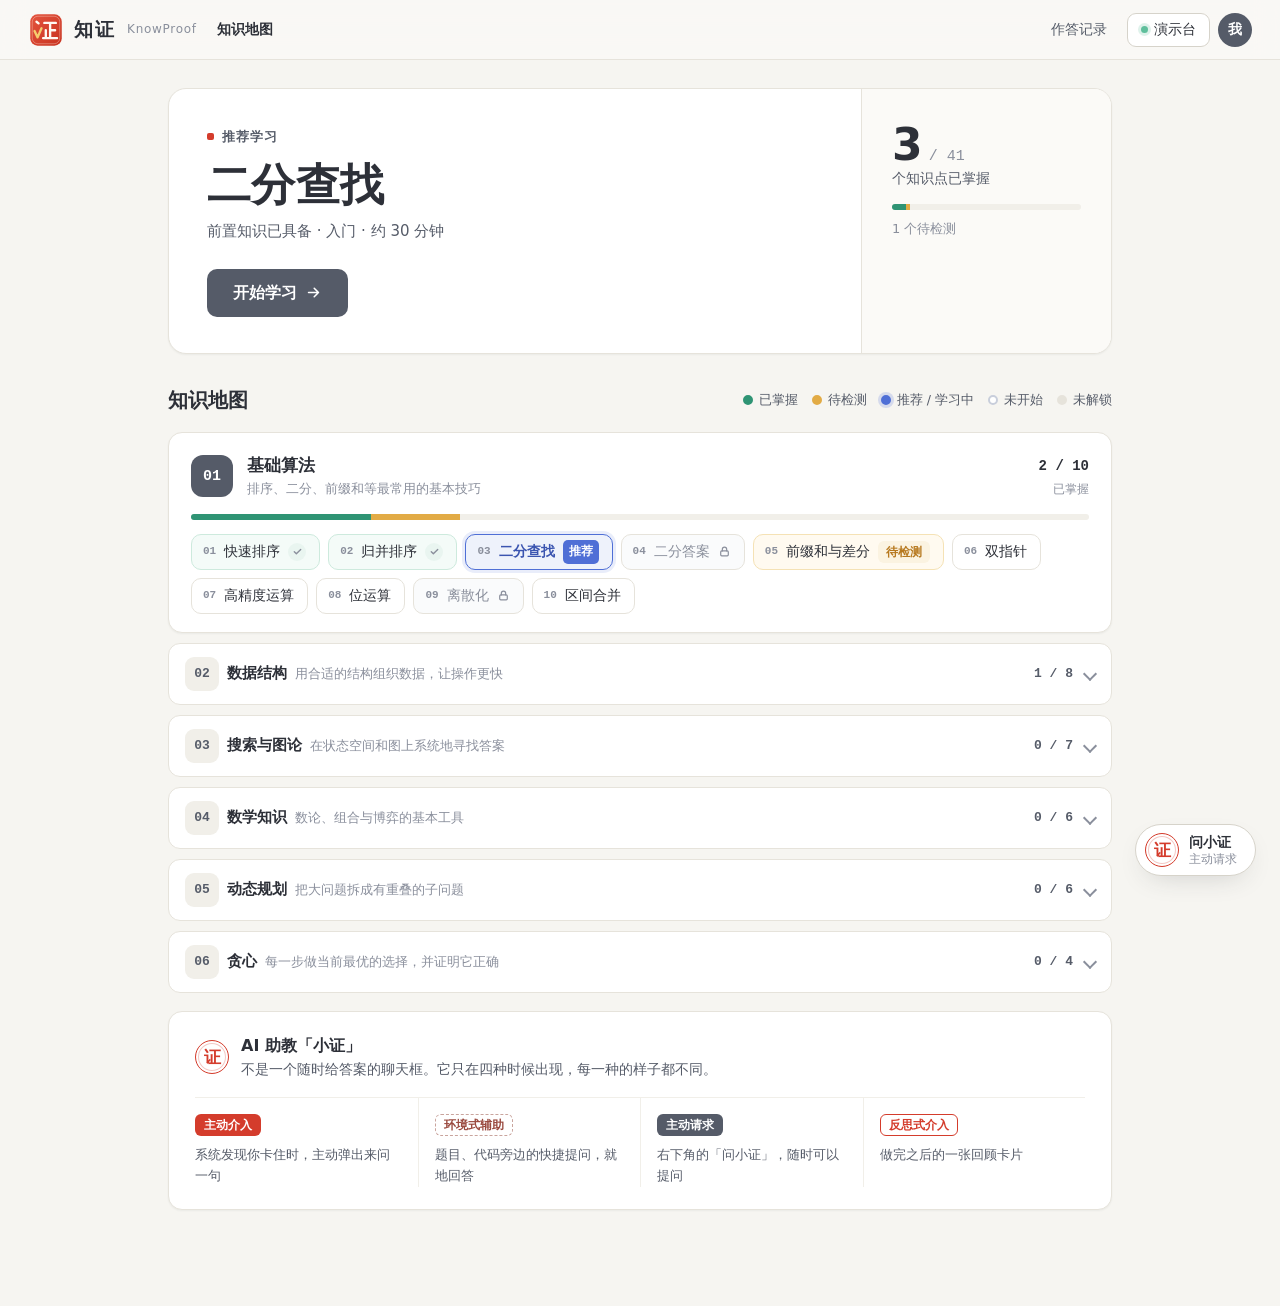
<file: index.html>
<!doctype html>
<html lang="zh-CN">
<head>
<meta charset="utf-8">
<meta name="viewport" content="width=device-width, initial-scale=1">
<title>知证 KnowProof · 信息学竞赛学习平台</title>
<meta name="description" content="知证 KnowProof：面向信息学竞赛学生的学习诊断与自适应学习平台。">
<link rel="icon" type="image/svg+xml" href="logo.svg">
<link rel="stylesheet" href="css/base.css">
<link rel="stylesheet" href="css/home.css">
<link rel="stylesheet" href="css/task.css">
<link rel="stylesheet" href="css/flow.css">
<link rel="stylesheet" href="css/shell.css">
<link rel="stylesheet" href="css/ai.css">
</head>
<body>
<div id="app"></div>
<noscript>请开启 JavaScript 后使用知证。</noscript>
<script src="js/cmini.js"></script>
<script src="js/data.js"></script>
<script src="js/data-lesson.js"></script>
<script src="js/engine.js"></script>
<script src="js/ui-core.js"></script>
<script src="js/ui-widgets.js"></script>
<script src="js/ui-home.js"></script>
<script src="js/ui-lesson.js"></script>
<script src="js/ui-lesson2.js"></script>
<script src="js/ui-rapid.js"></script>
<script src="js/ui-deep.js"></script>
<script src="js/ui-support.js"></script>
<script src="js/ui-verify.js"></script>
<script src="js/ui-path.js"></script>
<script src="js/ui-report.js"></script>
<script src="js/ui-assist.js"></script>
<script src="js/ui-demo.js"></script>
<script src="js/ui-guide.js"></script>
<script src="js/ui-shell.js"></script>
</body>
</html>
</file>
<file: css/base.css>
/* 知证 KnowProof · 设计基础：色彩、字体、布局、按钮、通用组件 */
:root {
  --bg: #f6f5f1; --card: #ffffff; --ink: #2d3038; --ink2: #565c69; --ink3: #8a8f9c; --line: #e6e3db; --line2: #f1efe9;
  --brand: #4f6fd6; --brand-soft: #eef2fb; --brand-ink: #3b55b0;
  --seal: #d43c2c; --seal-soft: #fdeeeb;
  --ok: #2f9474; --ok-soft: #e9f5f0; --warn: #b7791f; --warn-soft: #fbf3e1; --bad: #cf4a3d; --bad-soft: #fbecea; --gold: #e2ab45;
  --fill: #555b68; --fill2: #454a56;
  --r: 14px; --r-sm: 10px; --shadow: 0 1px 2px rgba(27, 30, 39, .05);
  --shadow-lg: 0 24px 60px -20px rgba(45, 48, 56, .2);
  --sans: "PingFang SC", "HarmonyOS Sans SC", "Noto Sans SC", "Microsoft YaHei", -apple-system, "Segoe UI", system-ui, sans-serif;
  --serif: "Songti SC", "Noto Serif SC", "Source Han Serif SC", var(--sans);
  --mono: "JetBrains Mono", "SF Mono", "Cascadia Code", Menlo, Consolas, "Liberation Mono", monospace;
}
* { box-sizing: border-box; }
html { -webkit-text-size-adjust: 100%; scroll-behavior: smooth; }
body { margin: 0; font: 15px/1.7 var(--sans); color: var(--ink); background: var(--bg); -webkit-font-smoothing: antialiased; }
h1, h2, h3, h4, p, ul, ol, pre, table { margin: 0; }
h1 { font: 700 30px/1.3 var(--serif); letter-spacing: .01em; }
h2 { font-size: 18px; line-height: 1.4; font-weight: 700; }
h3 { font-size: 15px; line-height: 1.5; font-weight: 650; }
ul, ol { padding: 0; list-style: none; }
button, input, select, textarea { font: inherit; color: inherit; }
button { cursor: pointer; border: 0; background: none; padding: 0; text-align: inherit; }
button:disabled { cursor: not-allowed; }
:focus-visible { outline: 2px solid var(--brand); outline-offset: 2px; border-radius: 6px; }
b, strong { font-weight: 650; }
.mono { font-family: var(--mono); font-size: .92em; }
.muted { color: var(--ink2); } .faint { color: var(--ink3); } .small { font-size: 13px; }
.sp { flex: 1; }

/* ---------- 顶栏 ---------- */
.top { position: sticky; top: 0; z-index: 30; height: 60px; display: flex; align-items: center; gap: 20px; padding: 0 28px;
  background: rgba(250, 249, 246, .9); backdrop-filter: blur(12px); border-bottom: 1px solid var(--line); }
.brand { display: flex; align-items: center; gap: 10px; }
.logo { display: block; flex: none; }
.brand-name { font: 700 19px/1 var(--serif); letter-spacing: .08em; }
.brand-en { font-size: 12px; color: var(--ink3); letter-spacing: .06em; margin-left: 2px; }
.crumb { display: flex; align-items: center; gap: 8px; font-size: 14px; color: var(--ink3); min-width: 0; }
.crumb b { color: var(--ink); font-weight: 600; white-space: nowrap; }
.crumb button { color: var(--ink2); white-space: nowrap; } .crumb button:hover { color: var(--brand); }
.crumb i { font-style: normal; color: #c4cad6; }
.top-actions { margin-left: auto; display: flex; align-items: center; gap: 8px; }
.tbtn { height: 34px; padding: 0 12px; border-radius: 9px; font-size: 13.5px; color: var(--ink2); display: inline-flex; align-items: center; gap: 6px; white-space: nowrap; }
.tbtn:hover { background: var(--line2); color: var(--ink); }
.tbtn .n { min-width: 20px; height: 20px; padding: 0 6px; border-radius: 10px; background: var(--brand-soft); color: var(--brand-ink); font-size: 12px; font-weight: 650; display: grid; place-items: center; }
.tbtn.demo { background: #fff; color: var(--ink); padding: 0 13px; border: 1px solid #d6d3ca; } .tbtn.demo:hover { background: #fff; border-color: var(--fill); }
.tbtn.demo::before { content: ""; width: 7px; height: 7px; border-radius: 50%; background: #5fbf9c; box-shadow: 0 0 0 3px rgba(95, 191, 156, .2); }
.avatar { width: 34px; height: 34px; border-radius: 50%; display: grid; place-items: center; font-size: 14px; font-weight: 650; color: #fff; background: var(--fill); }
.who { font-size: 13px; color: var(--ink2); margin-right: 2px; white-space: nowrap; }

/* ---------- 布局：步骤导航 + 正文一栏；首页只有正文 ---------- */
.wrap { max-width: 1120px; margin: 0 auto; padding: 28px 28px 96px; display: grid; grid-template-columns: 188px minmax(0, 1fr); gap: 36px; align-items: start; }
.wrap.home { grid-template-columns: minmax(0, 1fr); max-width: 1000px; }
.main { display: flex; flex-direction: column; gap: 18px; min-width: 0; }
.card { background: var(--card); border: 1px solid var(--line); border-radius: var(--r); padding: 24px 26px; box-shadow: var(--shadow); }
.card > h2 + * { margin-top: 12px; }
.card.flat { box-shadow: none; }
.page-h { padding: 4px 2px 2px; }
.eyebrow { display: inline-flex; align-items: center; gap: 8px; font-size: 12.5px; font-weight: 650; letter-spacing: .08em; color: var(--ink2); }
.eyebrow::before { content: ""; width: 7px; height: 7px; border-radius: 2px; background: var(--seal); }
.page-h h1 { margin-top: 6px; }
.page-h .sub { margin-top: 8px; color: var(--ink2); max-width: 46em; }
.sec-h { display: flex; align-items: baseline; gap: 10px; flex-wrap: wrap; }
.sec-h .no { font: 700 13px/1 var(--mono); color: var(--seal); background: var(--seal-soft); border-radius: 6px; padding: 5px 7px; }
.sec-h small { font-size: 13px; color: var(--ink3); font-weight: 400; }

/* ---------- 步骤导航 ---------- */
.rail { position: sticky; top: 84px; }
.rail-t { font-size: 12px; letter-spacing: .08em; color: var(--ink3); padding: 0 0 10px 6px; }
.rail ol { position: relative; }
.rail li { position: relative; }
.rail li + li::before { content: ""; position: absolute; left: 17px; top: -9px; height: 18px; width: 2px; background: var(--line); border-radius: 2px; }
.rail li.done + li::before { background: #cfccc3; }
.rail button { width: 100%; display: flex; align-items: center; gap: 11px; padding: 7px 6px; border-radius: 10px; font-size: 14px; color: var(--ink2); }
.rail button:hover:not(:disabled) { background: rgba(255, 255, 255, .8); }
.rail .no { flex: none; width: 24px; height: 24px; border-radius: 50%; display: grid; place-items: center; font: 600 11.5px/1 var(--mono); background: #fff; border: 1.5px solid var(--line); color: var(--ink3); }
.rail li.done .no { background: #e8e5dd; border-color: #e8e5dd; color: var(--ink2); }
.rail li.cur button { background: #fff; box-shadow: var(--shadow); color: var(--ink); font-weight: 650; }
.rail li.cur .no { background: #fff; border-color: var(--seal); color: var(--seal); box-shadow: 0 0 0 4px rgba(212, 60, 44, .12); }
.rail button:disabled { color: #b9bcc4; }
.rail .rail-back { margin-top: 18px; gap: 7px; font-size: 13px; color: var(--ink3); } .rail .rail-back:hover { color: var(--ink); }
.rail .mk { margin-left: auto; }

/* ---------- 按钮 ---------- */
.btn { display: inline-flex; align-items: center; justify-content: center; gap: 8px; height: 42px; padding: 0 20px; border-radius: 9px; font-size: 14.5px; font-weight: 600; color: #fff; white-space: nowrap;
  background: var(--fill); transition: transform .12s, box-shadow .12s, background .12s; }
.btn:hover:not(:disabled) { background: var(--fill2); transform: translateY(-1px); }
.btn:active:not(:disabled) { transform: none; }
.btn:disabled { background: #d6d5d0; color: #fff; }
.btn.ghost { background: #fff; color: var(--ink); border: 1px solid #d6d3ca; }
.btn.ghost:hover:not(:disabled) { background: #fff; border-color: var(--fill); }
.btn.plain { background: none; box-shadow: none; color: var(--ink2); padding: 0 10px; font-weight: 500; }
.btn.plain:hover:not(:disabled) { color: var(--ink); background: var(--line2); transform: none; box-shadow: none; }
.btn.dark { background: var(--fill); }
.btn.sm { height: 34px; padding: 0 14px; font-size: 13.5px; border-radius: 8px; }
.btn.lg { height: 48px; padding: 0 26px; font-size: 15.5px; border-radius: 10px; }
.actions { display: flex; align-items: center; gap: 10px; flex-wrap: wrap; margin-top: 20px; }

/* ---------- 标签、标记、等级条 ---------- */
.tag { display: inline-flex; align-items: center; gap: 5px; height: 22px; padding: 0 8px; border-radius: 6px; font-size: 12px; font-weight: 600; background: var(--line2); color: var(--ink2); white-space: nowrap; vertical-align: middle; }
.tag.blue { background: var(--brand-soft); color: var(--brand-ink); } .tag.green { background: var(--ok-soft); color: var(--ok); }
.tag.red { background: var(--bad-soft); color: var(--bad); } .tag.gold { background: var(--warn-soft); color: var(--warn); } .tag.seal { background: var(--seal-soft); color: var(--seal); }
.mark { display: inline-grid; place-items: center; width: 22px; height: 22px; border-radius: 50%; flex: none; vertical-align: -5px; }
.mark.ok { background: var(--ok-soft); color: var(--ok); } .mark.no { background: var(--bad-soft); color: var(--bad); }
.mark.half { background: var(--warn-soft); color: var(--warn); } .mark.skip { background: var(--line2); color: var(--ink3); }
.evchip { font: 600 11.5px/1 var(--mono); padding: 4px 6px; border-radius: 5px; background: var(--line2); color: var(--ink2); margin-left: 4px; }
.evchip:hover { background: var(--brand-soft); color: var(--brand-ink); }
.meter { display: inline-flex; gap: 3px; vertical-align: middle; }
.meter i { width: 22px; height: 7px; border-radius: 4px; background: var(--line); }
.meter.ph-pencil i.on { background: repeating-linear-gradient(135deg, #a9b8ea 0 3px, #dde3f6 3px 6px); }
.meter.ph-ink i.on { background: var(--brand); } .meter.ph-seal i.on { background: var(--ok); }
.lvtxt { font-size: 13.5px; font-weight: 600; } .phase { font-size: 12px; }
.miniseal { display: inline-grid; place-items: center; width: 20px; height: 20px; border-radius: 5px; background: var(--seal); color: #fff; font-size: 11.5px; font-weight: 700; vertical-align: -4px; box-shadow: inset 0 0 0 1px rgba(255, 255, 255, .35); }
.stamp { display: inline-grid; place-items: center; width: 92px; height: 92px; border-radius: 18px; border: 3px solid var(--seal); color: var(--seal); font: 800 24px/1.15 var(--serif); text-align: center; letter-spacing: .1em;
  transform: rotate(-8deg); background: rgba(212, 60, 44, .05); box-shadow: inset 0 0 0 2px #fff, inset 0 0 0 3.5px rgba(212, 60, 44, .35); flex: none; }
.stamp.sm { width: 58px; height: 58px; border-radius: 12px; border-width: 2.5px; font-size: 15px; }
.stamp.drop { animation: stamp .55s cubic-bezier(.2, 1.4, .4, 1) both; }
@keyframes stamp { 0% { transform: rotate(-8deg) scale(2.4); opacity: 0; } 60% { opacity: 1; } 100% { transform: rotate(-8deg) scale(1); } }
.warn { margin-top: 14px; padding: 12px 14px; border-radius: 10px; background: var(--warn-soft); color: #7d5416; font-size: 14px; }
.info { margin-top: 14px; padding: 12px 14px; border-radius: 10px; background: var(--brand-soft); color: #34489a; font-size: 14px; }
.empty { padding: 26px 0; text-align: center; color: var(--ink3); font-size: 14px; }
details.fold { border: 1px solid var(--line); border-radius: 12px; background: #fff; }
details.fold > summary { cursor: pointer; list-style: none; padding: 13px 16px; font-weight: 600; font-size: 14.5px; display: flex; align-items: center; gap: 8px; }
details.fold > summary::-webkit-details-marker { display: none; }
details.fold > summary::after { content: ""; margin-left: auto; width: 8px; height: 8px; border-right: 2px solid var(--ink3); border-bottom: 2px solid var(--ink3); transform: rotate(45deg); transition: transform .15s; }
details.fold[open] > summary::after { transform: rotate(-135deg); }
details.fold > .fold-b { padding: 2px 16px 16px; }
.seg { display: inline-flex; padding: 3px; border-radius: 10px; background: var(--line2); gap: 2px; }
.seg button { height: 30px; padding: 0 12px; border-radius: 8px; font-size: 13.5px; color: var(--ink2); }
.seg button.on { background: #fff; color: var(--ink); font-weight: 600; box-shadow: 0 1px 3px rgba(15, 23, 42, .12); }
table.tbl { width: 100%; border-collapse: collapse; font-size: 14px; }
table.tbl th { text-align: left; font-size: 12.5px; font-weight: 600; color: var(--ink3); padding: 8px 12px; border-bottom: 1px solid var(--line); white-space: nowrap; }
table.tbl td { padding: 11px 12px; border-bottom: 1px solid var(--line2); vertical-align: middle; }
table.tbl tr:last-child td { border-bottom: 0; }
</file>
<file: css/home.css>
/* 知证 KnowProof · 知识地图与讲解页 */

/* ---------- 首页：今天学什么 ---------- */
.today { display: grid; grid-template-columns: minmax(0, 1fr) 250px; background: #fff; border: 1px solid var(--line); border-radius: 18px; box-shadow: var(--shadow); overflow: hidden; }
.td-main { padding: 34px 38px 36px; } .td-main h1 { font-size: 44px; line-height: 1.2; margin-top: 10px; } .td-main p { margin-top: 8px; color: var(--ink2); } .td-main .actions { margin-top: 24px; }
.td-side { position: relative; padding: 34px 30px; border-left: 1px solid var(--line); background: #fbfaf7; font-size: 13.5px; color: var(--ink2); }
.td-n { display: flex; align-items: baseline; gap: 6px; } .td-n b { font: 700 44px/1 var(--serif); color: var(--ink); } .td-n span { font: 500 15px var(--mono); color: var(--ink3); }
.td-side .prog { margin: 14px 0 8px; } .td-side .stamp { position: absolute; right: 22px; top: 26px; }

/* ---------- 首页：知识地图 ---------- */
.map-h { display: flex; align-items: center; gap: 14px; flex-wrap: wrap; margin-top: 14px; }
.map-h h2 { font-size: 20px; }
.legend { margin-left: auto; display: flex; gap: 14px; flex-wrap: wrap; font-size: 12.5px; color: var(--ink2); }
.legend span { display: inline-flex; align-items: center; gap: 6px; }
.dot { width: 10px; height: 10px; border-radius: 50%; flex: none; border: 2px solid #c8cedb; background: #fff; }
.dot.sealed { background: var(--ok); border-color: var(--ok); } .dot.pending { background: var(--gold); border-color: var(--gold); }
.dot.live { background: var(--brand); border-color: var(--brand); box-shadow: 0 0 0 3px rgba(79, 111, 214, .2); } .dot.lock { background: var(--line); border-color: var(--line); }
.chapters { display: grid; gap: 10px; }
.chap { padding: 20px 22px 18px; }
.chap-h { display: flex; align-items: center; gap: 14px; }
.chap-no { flex: none; width: 42px; height: 42px; border-radius: 12px; display: grid; place-items: center; font: 700 15px/1 var(--mono); color: var(--brand-ink); background: var(--brand-soft); }
.chap .chap-no { color: #fff; background: var(--fill); }
.chaprow > summary { gap: 14px; padding: 10px 16px 10px 14px; } .chaprow .chap-no { width: 34px; height: 34px; border-radius: 9px; font-size: 13px; background: var(--line2); color: var(--ink2); }
.chaprow b { font-size: 15px; white-space: nowrap; } .cr-d { flex: 1; min-width: 0; font-size: 13px; font-weight: 400; color: var(--ink3); white-space: nowrap; overflow: hidden; text-overflow: ellipsis; } .cr-p { font: 600 13px var(--mono); color: var(--ink2); white-space: nowrap; }
details.chaprow > summary::after { margin-left: 4px; } details.chaprow > .fold-b { padding: 4px 16px 16px 62px; }
.chap-h h3 { font-size: 16.5px; } .chap-h p { font-size: 13px; color: var(--ink3); line-height: 1.5; }
.chap-p { margin-left: auto; text-align: right; flex: none; }
.chap-p b { font: 700 14px/1 var(--mono); } .chap-p small { display: block; font-size: 11.5px; color: var(--ink3); margin-top: 2px; }
.prog { height: 6px; border-radius: 4px; background: var(--line2); margin: 14px 0 14px; overflow: hidden; display: flex; }
.prog i { display: block; height: 100%; background: var(--ok); } .prog i.p { background: var(--gold); } .prog i.l { background: var(--brand); }
.nodes { display: flex; flex-wrap: wrap; gap: 8px; }
.node { display: inline-flex; align-items: center; gap: 8px; height: 36px; padding: 0 13px 0 11px; border-radius: 10px; border: 1px solid var(--line); background: #fff; font-size: 14px; transition: border-color .12s, box-shadow .12s, transform .12s; }
.node:hover { border-color: #b9c2d6; box-shadow: 0 4px 12px -6px rgba(15, 23, 42, .22); transform: translateY(-1px); }
.node .ix { font: 600 11px/1 var(--mono); color: var(--ink3); }
.node.sealed { background: #f4fbf8; border-color: #cdeadd; } .node.pending { background: #fffaf0; border-color: #f5e2b5; }
.node.lock { color: var(--ink3); background: #fafbfc; }
.node.live { border-color: var(--brand); background: var(--brand-soft); font-weight: 650; color: var(--brand-ink); box-shadow: 0 0 0 3px rgba(79, 111, 214, .12); }
.node .st { font-size: 11.5px; font-weight: 600; padding: 2px 6px; border-radius: 5px; background: var(--brand); color: #fff; }
.node svg { color: var(--ink3); }

/* ---------- 讲解页 ---------- */
.lesson p { margin-top: 12px; } .lesson p:first-of-type { margin-top: 14px; }
.lesson-h { display: flex; align-items: flex-end; justify-content: space-between; gap: 16px; flex-wrap: wrap; }
.secnav { display: grid; grid-template-columns: repeat(8, minmax(0, 1fr)); gap: 5px; }
.secnav button { display: block; padding: 8px 4px 2px 0; border-top: 3px solid var(--line); font-size: 12px; line-height: 1.5; color: var(--ink3); }
.secnav button i { display: block; font: 600 11px/1.4 var(--mono); font-style: normal; } .secnav button span { display: block; white-space: nowrap; overflow: hidden; text-overflow: ellipsis; }
.secnav button:hover { color: var(--ink); border-top-color: #cfccc3; } .secnav button.done { border-top-color: #b5b2a9; color: var(--ink2); } .secnav button.cur { border-top-color: var(--seal); color: var(--ink); font-weight: 650; } .secnav button.cur i { color: var(--seal); }
.lesson { padding: 30px 34px 28px; } .lesson .sec-h { font-size: 22px; } .secfoot { margin-top: 2px; }
.hl { background: linear-gradient(transparent 62%, rgba(240, 168, 0, .32) 62%); padding: 0 1px; }
.callout { margin-top: 14px; display: grid; grid-template-columns: 30px 1fr; gap: 12px; padding: 14px 16px; border-radius: 12px; background: var(--brand-soft); font-size: 14.5px; }
.callout .ic { width: 30px; height: 30px; border-radius: 9px; background: #fff; color: var(--brand); display: grid; place-items: center; font-weight: 700; }
.callout.warnc { background: var(--warn-soft); } .callout.warnc .ic { color: var(--warn); }
.callout p { margin: 0 !important; }
.vs { display: grid; grid-template-columns: 1fr 1fr; gap: 14px; margin-top: 14px; }
.vs > div { border: 1px solid var(--line); border-radius: 12px; padding: 14px 16px; }
.vs h4 { font-size: 14px; margin-bottom: 8px; display: flex; justify-content: space-between; } .vs h4 span { font-weight: 500; color: var(--ink3); font-size: 12.5px; }
.vs .bar { height: 10px; border-radius: 5px; background: var(--line2); overflow: hidden; margin: 6px 0 2px; } .vs .bar i { display: block; height: 100%; border-radius: 5px; background: var(--ink3); } .vs .fast .bar i { background: var(--brand); }
.vs .num { font: 700 20px/1.3 var(--mono); }
.strip { display: flex; gap: 6px; margin: 16px 0 6px; align-items: center; }
.strip i { width: 44px; height: 44px; border-radius: 10px; display: grid; place-items: center; font-style: normal; font-weight: 700; background: var(--bad-soft); color: var(--bad); }
.strip i.y { background: var(--ok-soft); color: var(--ok); }
.strip u { width: 3px; height: 58px; border-radius: 2px; background: var(--seal); margin: 0 3px; position: relative; text-decoration: none; }
.strip u::after { content: "分界线"; position: absolute; top: -20px; left: 50%; transform: translateX(-50%); font-size: 11.5px; color: var(--seal); white-space: nowrap; font-weight: 600; }
.pits { display: grid; gap: 10px; margin-top: 14px; }
.pit { display: grid; grid-template-columns: 34px 1fr; gap: 12px; padding: 14px 16px; border: 1px solid var(--line); border-radius: 12px; }
.pit .n { width: 30px; height: 30px; border-radius: 9px; background: var(--bad-soft); color: var(--bad); font: 700 13px/30px var(--mono); text-align: center; }
.pit h4 { font-size: 14.5px; } .pit p { margin: 4px 0 0 !important; font-size: 14px; color: var(--ink2); }
.pit code, .lesson code, .stem code, .msg code { font-family: var(--mono); font-size: .9em; background: var(--line2); padding: 1.5px 5px; border-radius: 5px; }
.sumlist li { display: grid; grid-template-columns: 22px 1fr; gap: 8px; padding: 5px 0; } .sumlist svg { color: var(--ok); margin-top: 4px; }

/* 猜数字 */
.guess { margin-top: 14px; border: 1px solid var(--line); border-radius: 14px; padding: 18px; background: #fbfaf7; }
.g-bar { position: relative; height: 34px; border-radius: 9px; background: var(--line2); overflow: hidden; }
.g-bar .live { position: absolute; top: 0; bottom: 0; background: #c9d3ff; border-radius: 9px; transition: left .35s, width .35s; }
.g-bar .lab { position: absolute; top: 0; height: 34px; display: grid; place-items: center; font: 600 12.5px/1 var(--mono); color: var(--brand-ink); padding: 0 8px; }
.g-ctl { display: flex; gap: 10px; align-items: center; flex-wrap: wrap; margin-top: 14px; }
.in { height: 38px; border: 1px solid var(--line); border-radius: 9px; padding: 0 12px; background: #fff; font-family: var(--mono); font-size: 14px; }
.in:focus { outline: none; border-color: var(--brand); box-shadow: 0 0 0 3px rgba(79, 111, 214, .15); }
.g-log { display: flex; gap: 6px; flex-wrap: wrap; margin-top: 12px; }
.g-log span { font: 600 12.5px/1 var(--mono); padding: 6px 8px; border-radius: 7px; background: var(--line2); color: var(--ink2); } .g-log span.hit { background: var(--ok-soft); color: var(--ok); }

/* 分步演示 */
.viz { margin-top: 14px; border: 1px solid var(--line); border-radius: 14px; padding: 18px; }
.viz-ctl { display: flex; align-items: center; gap: 10px; flex-wrap: wrap; font-size: 14px; color: var(--ink2); }
.toggle { display: inline-flex; align-items: center; gap: 7px; font-size: 13.5px; cursor: pointer; }
.cells { display: flex; gap: 6px; margin: 34px 0 6px; overflow-x: auto; padding-bottom: 4px; }
.cell { flex: 1; min-width: 46px; text-align: center; position: relative; }
.cell .p { position: absolute; top: -24px; left: 0; right: 0; font: 700 12px/1.4 var(--mono); color: var(--brand); height: 18px; }
.cell .v { height: 48px; border-radius: 10px; display: grid; place-items: center; font: 700 17px/1 var(--mono); background: var(--brand-soft); color: var(--brand-ink); border: 2px solid transparent; transition: all .25s; }
.cell .i { font: 500 11.5px/1 var(--mono); color: var(--ink3); margin-top: 6px; }
.cell.out .v { background: var(--line2); color: #b6bdca; } .cell.mid .v { border-color: var(--seal); background: #fff; color: var(--seal); box-shadow: 0 6px 14px -8px rgba(212, 60, 44, .7); } .cell.mid .p { color: var(--seal); }
.viz-say { margin-top: 12px; padding: 12px 14px; border-radius: 10px; background: var(--line2); font-size: 14.5px; min-height: 48px; }
.anno { display: grid; grid-template-columns: minmax(0, 1.05fr) minmax(0, 1fr); gap: 0; margin-top: 14px; border-radius: 14px; overflow: hidden; border: 1px solid var(--line); }
.anno pre.code { margin: 0; border-radius: 0; border: 0; border-right: 1px solid var(--line); } .anno ol { background: #fff; padding: 14px 16px; display: grid; gap: 8px; align-content: start; }
.anno li { display: grid; grid-template-columns: 44px 1fr; gap: 8px; font-size: 13.5px; color: var(--ink2); } .anno li b { font: 600 12px/1.9 var(--mono); color: var(--brand-ink); }
.two { display: grid; grid-template-columns: 1fr 1fr; gap: 14px; margin-top: 14px; } .two h4 { font-size: 14px; margin-bottom: 8px; }
</file>
<file: css/task.css>
/* 知证 KnowProof · 题目、代码、判题、评估图表 */

/* ---------- 题目卡片 ---------- */
.qhead { display: flex; align-items: center; gap: 8px; flex-wrap: wrap; padding-bottom: 14px; margin-bottom: 16px; border-bottom: 1px solid var(--line2); }
.qno { font-size: 15px; font-weight: 700; margin-right: 4px; } .qno small { font-weight: 500; color: var(--ink3); font-size: 13px; }
.qdots { display: inline-flex; gap: 5px; } .qdots i { width: 22px; height: 5px; border-radius: 3px; background: var(--line); } .qdots i.d { background: var(--brand); opacity: .45; } .qdots i.c { background: var(--brand); }
.stem { font-size: 16px; line-height: 1.75; font-weight: 500; } .stem b { color: var(--brand-ink); }
.stem + pre.code, .stem + .editor { margin-top: 14px; }
.opts { display: grid; gap: 10px; margin-top: 16px; }
.opt { display: grid; grid-template-columns: 30px 1fr; gap: 12px; align-items: start; width: 100%; padding: 13px 16px; border-radius: 12px; border: 1.5px solid var(--line); background: #fff; font-size: 15px; line-height: 1.6; transition: border-color .12s, background .12s, box-shadow .12s; }
.opt:hover:not(:disabled) { border-color: #b9c2d6; background: #fbfcff; }
.opt .k { width: 28px; height: 28px; border-radius: 8px; display: grid; place-items: center; font: 600 13px/1 var(--mono); background: var(--line2); color: var(--ink2); }
.opt.on { border-color: var(--brand); background: var(--brand-soft); box-shadow: 0 0 0 3px rgba(79, 111, 214, .12); } .opt.on .k { background: var(--brand); color: #fff; }
.opt:disabled { opacity: .75; }
.conf { display: flex; align-items: center; gap: 12px; flex-wrap: wrap; margin-top: 18px; padding: 12px 14px; border-radius: 12px; background: var(--line2); font-size: 14px; color: var(--ink2); }
.conf .seg { background: #e4e1d8; }
textarea.txt { width: 100%; min-height: 120px; margin-top: 14px; padding: 12px 14px; border: 1.5px solid var(--line); border-radius: 12px; resize: vertical; font: inherit; line-height: 1.7; background: #fff; }
textarea.txt:focus, .in:focus { outline: none; border-color: var(--brand); box-shadow: 0 0 0 3px rgba(79, 111, 214, .15); }
.plainlist li { position: relative; padding: 3px 0 3px 16px; font-size: 14.5px; color: var(--ink2); } .plainlist li::before { content: ""; position: absolute; left: 3px; top: 13px; width: 5px; height: 5px; border-radius: 50%; background: #c4cad6; }

/* ---------- 代码块 ---------- */
pre.code { margin-top: 14px; padding: 14px 0; border-radius: 12px; background: #faf9f5; color: var(--ink); border: 1px solid var(--line); font: 13.5px/1.75 var(--mono); overflow-x: auto; }
pre.code .cl { display: block; padding: 0 18px 0 0; white-space: pre; min-height: 1.75em; }
pre.code .cl i { display: inline-block; width: 40px; padding-right: 14px; text-align: right; color: #b3b0a6; font-style: normal; user-select: none; }
pre.code .kw { color: #4662b8; } pre.code .nu { color: #a8641a; } pre.code .cm { color: #9a9da6; }
pre.code.fill .cl { min-height: 34px; line-height: 34px; }
select.blank { height: 28px; margin: 0 2px; padding: 0 26px 0 9px; border-radius: 7px; border: 1.5px dashed #d9a650; background: #fdf6e6 url("data:image/svg+xml,%3Csvg xmlns='http://www.w3.org/2000/svg' width='10' height='6'%3E%3Cpath d='M1 1l4 4 4-4' fill='none' stroke='%23565c69' stroke-width='1.6'/%3E%3C/svg%3E") no-repeat right 9px center; color: #94600f; font: 600 13px/1 var(--mono); appearance: none; -webkit-appearance: none; cursor: pointer; vertical-align: middle; }
select.blank.set { border-style: solid; border-color: #cbc7bc; background-color: #fff; color: var(--ink); }
select.blank:disabled { opacity: .85; cursor: default; }
select.blank option { background: #fff; color: #2d3038; }

/* ---------- 代码编辑器 ---------- */
.editor { margin-top: 14px; border-radius: 12px; overflow: hidden; background: #faf9f5; border: 1px solid var(--line); }
.ed-h { display: flex; align-items: center; gap: 12px; height: 40px; padding: 0 14px; background: #f1efe9; color: var(--ink2); font-size: 13px; border-bottom: 1px solid var(--line); }
.dots { display: inline-flex; gap: 6px; } .dots i { width: 10px; height: 10px; border-radius: 50%; background: #d9d5cb; }
.ed-reset { font-size: 12.5px; color: var(--ink3); } .ed-reset:hover { color: var(--ink); }
.ed-b { display: grid; grid-template-columns: 46px 1fr; }
.gut { margin: 0; padding: 12px 12px 12px 0; text-align: right; color: #b3b0a6; font: 13.5px/1.75 var(--mono); user-select: none; background: #f4f2ec; }
.ed-b textarea { display: block; width: 100%; border: 0; outline: 0; resize: none; padding: 12px 16px; background: transparent; color: var(--ink); caret-color: var(--seal); font: 13.5px/1.75 var(--mono); white-space: pre; overflow-x: auto; overflow-y: hidden; tab-size: 4; }
.ed-f { padding: 6px 14px 10px 60px; color: var(--ink2); font-size: 13.5px; }
.runbar { display: flex; align-items: center; gap: 10px; flex-wrap: wrap; margin-top: 14px; }
.runbar .cnt { font-size: 13px; color: var(--ink3); }

/* ---------- 判题结果 ---------- */
.judge { margin-top: 16px; border: 1px solid var(--line); border-radius: 12px; overflow: hidden; }
.jsum { display: flex; align-items: center; gap: 10px; padding: 12px 16px; background: var(--bad-soft); font-size: 14.5px; } .jsum.ok { background: var(--ok-soft); }
.jbar { margin-left: auto; display: inline-flex; gap: 3px; } .jbar i { width: 14px; height: 6px; border-radius: 3px; background: var(--bad); } .jbar i.AC { background: var(--ok); } .jbar i.TLE { background: var(--warn); }
.jwrap { overflow-x: auto; } .jt td, .jt th { padding: 8px 14px !important; font-size: 13px; }
.vd { display: inline-flex; align-items: center; gap: 4px; font-size: 12.5px; font-weight: 600; color: var(--bad); white-space: nowrap; } .vd.AC { color: var(--ok); } .vd.TLE { color: var(--warn); }
.ce { padding: 12px 16px; color: var(--bad); font-size: 13.5px; }
.tracebox { border-top: 1px solid var(--line); padding: 14px 16px; background: #fbfcff; }
.tb-h { font-size: 13px; font-weight: 600; color: var(--ink2); margin-bottom: 8px; } .tb-say { margin-top: 10px; font-size: 14px; }
table.trace { border-collapse: collapse; font: 13px/1.5 var(--mono); margin-top: 10px; }
table.trace th { font-weight: 600; color: var(--ink3); text-align: left; padding: 5px 16px 5px 10px; border-bottom: 1px solid var(--line); font-family: var(--sans); font-size: 12.5px; }
table.trace td { padding: 6px 16px 6px 10px; border-bottom: 1px solid var(--line2); }
table.trace tr.stuck td { background: var(--warn-soft); color: #7d5416; } table.trace td.more { color: var(--ink3); }

/* ---------- 练习结果 ---------- */
.result { display: grid; grid-template-columns: 124px 1fr; gap: 26px; align-items: center; }
.ring { position: relative; width: 116px; height: 116px; } .ring svg { width: 100%; height: 100%; }
.ring .rg { fill: none; stroke: var(--line2); stroke-width: 9; } .ring .rf { fill: none; stroke: var(--brand); stroke-width: 9; stroke-linecap: round; }
.ring > div { position: absolute; inset: 0; display: grid; place-content: center; text-align: center; }
.ring b { font: 700 28px/1.1 var(--sans); } .ring b small { font-size: 14px; color: var(--ink3); font-weight: 500; } .ring span { font-size: 12px; color: var(--ink3); }
.tag.big { height: 30px; padding: 0 12px; font-size: 14.5px; border-radius: 8px; }
.r-detail { margin: 10px 0 8px; font-size: 15.5px; }
.assess { display: grid; grid-template-columns: 300px minmax(0, 1fr); gap: 20px; align-items: center; margin-top: 12px; }
.radar { margin: 0; } .radar svg { width: 100%; height: auto; display: block; }
.radar .rr { fill: none; stroke: var(--line); stroke-width: 1; } .radar .rr.key { stroke: #c4cad6; stroke-dasharray: 3 3; } .radar .axis { stroke: var(--line); stroke-width: 1; }
.radar .rc { fill: rgba(79, 111, 214, .14); stroke: #4f6fd6; stroke-width: 2; stroke-linejoin: round; } .radar .rb { fill: none; stroke: #d07f2c; stroke-width: 2; stroke-dasharray: 5 4; stroke-linejoin: round; }
.radar .rd { fill: #4f6fd6; stroke: #fff; stroke-width: 2; } .radar .rl { font-size: 12.5px; font-weight: 600; fill: var(--ink); } .radar .rv { font: 600 11.5px var(--mono); fill: var(--ink3); } .radar .rt { font: 500 10px var(--mono); fill: var(--ink3); }
.radar figcaption { display: flex; justify-content: center; gap: 16px; font-size: 12.5px; color: var(--ink2); margin-top: 4px; }
.radar figcaption span { display: inline-flex; align-items: center; gap: 6px; } .lg-b, .lg-c { width: 18px; height: 0; border-top: 2px solid #4f6fd6; } .lg-b { border-top: 2px dashed #d07f2c; }
.dims li { display: grid; grid-template-columns: minmax(0, 1fr) auto; grid-template-areas: "n m" "a a" "e e"; gap: 2px 12px; padding: 10px 0; border-bottom: 1px solid var(--line2); } .dims li:last-child { border-bottom: 0; }
.dn { display: contents; } .dn b { grid-area: n; font-size: 14.5px; align-self: center; } .dm { grid-area: m; } .de { grid-area: e; } .dn span { grid-area: a; display: block; font-size: 12.5px; color: var(--ink3); line-height: 1.4; }
.dm { display: flex; align-items: center; gap: 8px; white-space: nowrap; } .de { grid-column: 1 / -1; font-size: 12px; color: var(--ink3); }
.legend3 { display: flex; gap: 18px; flex-wrap: wrap; margin-top: 14px; padding-top: 12px; border-top: 1px solid var(--line2); font-size: 12.5px; color: var(--ink2); }
.dims.compact li { grid-template-columns: 96px auto minmax(0, 1fr); grid-template-areas: "n m e"; align-items: center; padding: 9px 0; } .dims.compact .dn span { display: none; } .dims.compact .de { grid-column: auto; text-align: right; }
.cta { display: flex; align-items: center; justify-content: space-between; gap: 28px; border-left: 4px solid var(--fill); } .cta > div { flex: 1; min-width: 0; } .cta h2 { font-size: 21px; margin-top: 4px; } .cta p { margin-top: 6px; color: var(--ink2); } .cta .btn { flex: none; }
.legend3 > span { display: inline-flex; align-items: center; gap: 7px; } .legend3 .meter i { width: 12px; }
.basis { display: grid; gap: 16px; counter-reset: b; } .basis > li { counter-increment: b; padding-left: 34px; position: relative; }
.basis > li::before { content: counter(b); position: absolute; left: 0; top: 0; width: 22px; height: 22px; border-radius: 50%; background: var(--fill); color: #fff; font: 600 11.5px/22px var(--mono); text-align: center; }
.basis h4 { font-size: 14.5px; } pre.json { margin-top: 8px; padding: 12px 14px; border-radius: 10px; background: #faf9f5; color: var(--ink2); border: 1px solid var(--line); font: 12.5px/1.6 var(--mono); overflow-x: auto; white-space: pre-wrap; }
.checks { margin-top: 8px; display: grid; gap: 7px; } .checks li { display: grid; grid-template-columns: 24px 1fr; gap: 8px; font-size: 14px; }
</file>
<file: css/flow.css>
/* 知证 KnowProof · 进阶练习、针对辅导、独立检测、学习路径、学习报告 */

/* ---------- 进阶练习 ---------- */
.qname { font-size: 19px; margin-bottom: 10px; } .qtitle .qhead { border: 0; margin: 0 0 4px; padding: 0 4px 10px; }
.cin { display: flex; align-items: flex-end; gap: 10px; flex-wrap: wrap; margin-top: 16px; }
.cin label { display: grid; gap: 5px; font-size: 13px; color: var(--ink2); font-weight: 600; } .cin label:first-child { flex: 1; min-width: 220px; } .cin .in { width: 100%; } .cin label:nth-child(2) .in { width: 110px; }
.tries { display: grid; gap: 10px; margin-top: 16px; } .tries li { border: 1px solid var(--line); border-radius: 12px; overflow: hidden; } .tries li.hit { border-color: #a9dcc6; }
.try-h { display: flex; align-items: center; gap: 12px; padding: 10px 14px; font-size: 14px; } .tries .tracebox { border-top: 1px solid var(--line2); }
.res-h { display: flex; align-items: center; gap: 10px; margin-bottom: 8px; } .res-h .mark { width: 28px; height: 28px; }
.explain { margin-top: 16px; padding: 14px 16px; border-radius: 12px; background: var(--line2); font-size: 14.5px; } .explain b { font-size: 13px; letter-spacing: .04em; } .ex-h { display: flex; align-items: center; gap: 10px; } .explain p { margin-top: 4px; }
.result.confirm { grid-template-columns: auto auto auto 1fr; gap: 14px 18px; } .result.confirm .r-detail, .result.confirm .actions { grid-column: 1 / -1; margin: 0; }
.cf { display: grid; gap: 6px; } .cf-k { font-size: 12.5px; color: var(--ink3); font-weight: 600; } .cf-arrow { color: var(--ink3); align-self: end; padding-bottom: 3px; }
.explains { margin: 8px 0 0; padding-left: 20px; list-style: decimal; display: grid; gap: 8px; font-size: 14.5px; color: var(--ink2); } .explains b { color: var(--ink); }

/* ---------- 针对辅导 ---------- */
.propose { border-left: 4px solid var(--seal); } .propose h2 { font-size: 22px; margin-top: 14px; } .propose details.fold { margin-top: 18px; }
.pitch { margin-top: 8px; font-size: 16px; line-height: 1.75; }
.pr-weak { display: flex; align-items: center; gap: 10px; flex-wrap: wrap; margin-top: 14px; padding: 10px 14px; border-radius: 10px; background: var(--line2); font-size: 14px; }
.kv3 { margin: 16px 0 0; border: 1px solid var(--line); border-radius: 12px; background: #fff; } .kv3 > div { display: grid; grid-template-columns: 92px 1fr; gap: 12px; padding: 11px 16px; border-bottom: 1px solid var(--line2); font-size: 14.5px; } .kv3 > div:last-child { border-bottom: 0; }
.kv3 dt { color: var(--ink3); font-size: 13px; padding-top: 1px; } .kv3 dd { margin: 0; color: var(--ink2); } .kv3 dd b { color: var(--ink); }
.alts { display: grid; gap: 8px; margin-top: 14px; padding-top: 14px; border-top: 1px dashed var(--line); }
.alt { display: grid; grid-template-columns: 96px 1fr auto; gap: 12px; align-items: center; text-align: left; padding: 11px 14px; border: 1.5px solid var(--line); border-radius: 11px; background: #fff; font-size: 13.5px; color: var(--ink2); } .alt:hover { border-color: var(--brand); background: var(--brand-soft); } .alt b { font-size: 14.5px; color: var(--ink); }
.hints-h { display: flex; align-items: center; gap: 10px; }
.ladder { display: grid; grid-template-columns: repeat(5, 1fr); gap: 6px; margin: 14px 0 4px; }
.ladder li { position: relative; display: grid; gap: 4px; padding: 10px 10px 9px; border-radius: 10px; background: var(--line2); color: var(--ink3); font-size: 12.5px; }
.ladder li span { font: 700 11.5px/1 var(--mono); display: inline-flex; align-items: center; height: 14px; } .ladder li b { font-size: 13px; font-weight: 600; }
.ladder li.on { background: var(--brand-soft); color: var(--brand-ink); } .ladder li.cur { background: var(--brand); color: #fff; }
.ladder li.end { background: #fff; border: 1.5px dashed var(--line); } .ladder li.end.cur { background: var(--seal-soft); border: 1.5px solid var(--seal); color: var(--seal); box-shadow: none; }
.hintlist { display: grid; gap: 10px; margin-top: 14px; } .hintlist li { padding: 12px 16px; border-radius: 12px; border: 1px solid var(--line); font-size: 15px; line-height: 1.7; } .hintlist li.new { border-color: #c5cffa; background: #fbfcff; animation: rise2 .3s both; }
@keyframes rise2 { from { transform: translateY(6px); opacity: 0; } }
.hl-k { display: block; font-size: 12px; font-weight: 700; color: var(--brand-ink); letter-spacing: .04em; margin-bottom: 3px; } .hintlist table.trace { background: #fff; }
.wrongbar { display: flex; align-items: center; gap: 12px; flex-wrap: wrap; margin-top: 16px; padding: 12px 16px; border-radius: 12px; background: var(--bad-soft); font-size: 14px; }
.wrongbar > div { display: grid; } .wrongbar span { color: var(--ink2); font-size: 13.5px; } .wrongbar.confirm-bar { background: var(--warn-soft); margin: 0 0 4px; }

/* ---------- 独立检测 ---------- */
.rules { display: flex; align-items: center; gap: 8px 22px; flex-wrap: wrap; padding: 13px 18px; border-radius: 12px; background: #f1efe9; border: 1px solid var(--line); color: var(--ink2); font-size: 13.5px; }
.rules > span { display: inline-flex; align-items: center; gap: 7px; } .rules .tag { margin-left: auto; background: #fff; color: var(--ink2); }
.submitbar { position: sticky; bottom: 14px; z-index: 5; margin-top: 4px; padding: 12px 16px; border-radius: 14px; background: rgba(255, 255, 255, .92); backdrop-filter: blur(8px); border: 1px solid var(--line); box-shadow: var(--shadow); }
.vres { display: grid; grid-template-columns: 1fr auto; gap: 24px; align-items: center; border-left: 5px solid var(--warn); } .vres.pass { border-left-color: var(--ok); } .vres.fail { border-left-color: var(--bad); } .vres.skipped { border-left-color: var(--ink3); }
.vres h2 { font: 700 26px/1.35 var(--serif); margin: 4px 0 6px; } .vres p { color: var(--ink2); } .vres .stamp { margin-right: 14px; }
table.cmp td { vertical-align: middle; } table.cmp .dm { display: flex; align-items: center; gap: 8px; white-space: nowrap; } tr.hit td { background: var(--brand-soft); }

/* ---------- 学习路径 ---------- */
.rec { --lc: #3b55b0; --lb: #d3dcf3; border-color: var(--lb); background: #f2f5fc; box-shadow: none; } .rec.lane-remed { --lc: #96601a; --lb: #ecdcc2; background: #fbf5ea; } .rec.lane-next { --lc: #247a5e; --lb: #cde4da; background: #eef7f3; }
.rec-h { display: flex; align-items: center; gap: 10px; } .rec .eyebrow { color: var(--lc); } .rec .eyebrow::before { background: var(--lc); } .rec .tag { margin-left: auto; background: #fff; color: var(--ink2); }
.rec h2 { font: 700 30px/1.35 var(--serif); margin: 6px 0 8px; color: var(--lc); } .rec-why { max-width: 760px; color: var(--ink2); line-height: 1.75; }
.rec-go { display: flex; align-items: center; gap: 16px; flex-wrap: wrap; margin-top: 18px; padding: 14px 16px 14px 18px; border-radius: 12px; background: #fff; box-shadow: inset 0 0 0 1px var(--lb); }
.rec-go > div { flex: 1; min-width: 220px; display: grid; } .rec-go b { font-size: 16px; } .rec-go span { font-size: 13.5px; color: var(--ink2); }
.lanes { border: 1px solid var(--line); border-radius: 12px; background: #fff; overflow: hidden; }
.lane { display: grid; grid-template-columns: 96px minmax(0, 1fr) minmax(0, 1.1fr) 68px; gap: 16px; align-items: center; padding: 11px 18px; border-bottom: 1px solid var(--line2); font-size: 13.5px; color: var(--ink2); } .lane:last-child { border-bottom: 0; }
.lane b { font-size: 15px; color: var(--ink); } .lane em { font-style: normal; font-size: 12px; font-weight: 650; text-align: right; } .lane.on { background: #fbfaf7; }
.lane.on.lane-remed b, .lane.on.lane-remed em { color: #96601a; } .lane.on.lane-deepen b, .lane.on.lane-deepen em { color: #3b55b0; } .lane.on.lane-next b, .lane.on.lane-next em { color: #247a5e; }
.others { display: grid; grid-template-columns: repeat(auto-fit, minmax(240px, 1fr)); gap: 10px; margin-top: 14px; }
.other { display: grid; gap: 5px; justify-items: start; text-align: left; padding: 14px 16px; border: 1.5px solid var(--line); border-radius: 12px; background: #fff; font-size: 13.5px; color: var(--ink2); transition: border-color .12s, transform .12s; } .other:hover { border-color: var(--brand); transform: translateY(-1px); }
.other b { font-size: 15px; color: var(--ink); } .other em { font-style: normal; font-size: 12.5px; color: var(--ink3); }
.starline { display: grid; grid-template-columns: repeat(5, 1fr); gap: 8px; margin-top: 14px; }
.starline li { position: relative; display: grid; gap: 3px; align-content: start; padding: 14px 12px 12px; border-radius: 12px; border: 1.5px solid var(--line); font-size: 12.5px; color: var(--ink3); }
.starline .pips { margin-bottom: 4px; } .starline b { font-size: 14.5px; color: var(--ink); } .starline em { font-style: normal; font-weight: 600; margin-top: 6px; }
.starline li.ok { border-color: #c3e0d4; background: var(--ok-soft); } .starline li.ok em { color: var(--ok); }
.starline li.target { border-color: var(--brand); box-shadow: 0 0 0 3px rgba(79, 111, 214, .12); } .starline li.target em { color: var(--brand-ink); }
.starline i { position: absolute; top: -9px; right: 10px; font-style: normal; font-size: 11px; font-weight: 700; padding: 1px 7px; border-radius: 6px; background: var(--fill); color: #fff; }

/* ---------- 学习报告 ---------- */
.rstats { display: flex; gap: 28px; flex-wrap: wrap; margin-top: 16px; } .rstats div { display: grid; } .rstats b { font: 700 24px/1.2 var(--sans); } .rstats b small { font-size: 13px; color: var(--ink3); font-weight: 500; } .rstats span { font-size: 12.5px; color: var(--ink3); }
.tl { margin-top: 14px; } .tl li { position: relative; display: grid; grid-template-columns: 28px 1fr; gap: 14px; padding-bottom: 18px; } .tl li:last-child { padding-bottom: 0; }
.tl li::before { content: ""; position: absolute; left: 13px; top: 28px; bottom: 0; width: 2px; background: var(--line); } .tl li:last-child::before { display: none; }
.tl-n { width: 28px; height: 28px; border-radius: 50%; display: grid; place-items: center; font: 700 12px/1 var(--mono); background: var(--line2); color: var(--ink3); } .tl li.done .tl-n { background: #e8e5dd; color: var(--ink2); }
.tl b { font-size: 15px; } .tl p { font-size: 14px; color: var(--ink2); margin: 2px 0 4px; }
.loglist { display: grid; gap: 8px; } .loglist li { display: grid; grid-template-columns: 52px 96px 1fr; gap: 10px; align-items: baseline; font-size: 13.5px; color: var(--ink2); } .loglist .tag { justify-self: start; }
.persona .oc { margin-top: 6px; padding-top: 6px; border-top: 1px dashed var(--line); color: var(--ink3); }

@media (max-width: 820px) {
  .starline, .ladder, .lane { grid-template-columns: minmax(0, 1fr); } .lane { gap: 2px; } .lane em { text-align: left; } .vres { grid-template-columns: minmax(0, 1fr); } .result.confirm { grid-template-columns: minmax(0, 1fr); } .cf-arrow { display: none; }
  .alt, .loglist li, .kv3 > div { grid-template-columns: minmax(0, 1fr); gap: 4px; }
}
table.cmp th, table.cmp td { padding-left: 8px; padding-right: 8px; } table.cmp td:first-child { white-space: nowrap; } table.cmp .meter i { width: 14px; } table.cmp .tag { white-space: nowrap; }
.card > table.tbl td:nth-child(3), .card > table.tbl td:nth-child(4) { white-space: nowrap; }
.vres .fold { margin-top: 14px; }
</file>
<file: css/shell.css>
/* 知证 KnowProof · 抽屉、对话、演示台、提示条、响应式与打印（小证的四种出现方式见 ai.css） */

/* ---------- 对话里的预设问题 ---------- */
.as-qs { display: grid; gap: 6px; margin-top: 12px; }
.as-qs button { text-align: left; padding: 8px 11px; border-radius: 9px; border: 1px solid var(--line); background: #fff; font-size: 13.5px; line-height: 1.5; color: var(--ink); transition: background .12s, border-color .12s; }
.as-qs button:hover { border-color: var(--seal); color: var(--seal); }

/* ---------- 抽屉 ---------- */
body.lock { overflow: hidden; }
.scrim { position: fixed; inset: 0; z-index: 40; background: rgba(45, 48, 56, .26); backdrop-filter: blur(2px); animation: fade .18s both; }
.drawer { position: fixed; top: 0; right: 0; bottom: 0; z-index: 41; width: min(480px, 100vw); display: flex; flex-direction: column; background: #fff; box-shadow: var(--shadow-lg); animation: slide .22s cubic-bezier(.2, .8, .2, 1) both; }
.drawer.wide { width: min(600px, 100vw); }
@keyframes fade { from { opacity: 0; } } @keyframes slide { from { transform: translateX(40px); opacity: 0; } }
.drawer-h { display: flex; align-items: baseline; gap: 10px; padding: 18px 22px 14px; border-bottom: 1px solid var(--line); }
.drawer-h .x { width: 32px; height: 32px; border-radius: 9px; font-size: 22px; line-height: 1; color: var(--ink3); display: grid; place-items: center; align-self: center; } .drawer-h .x:hover { background: var(--line2); color: var(--ink); }
.drawer-b { flex: 1; overflow-y: auto; padding: 18px 22px 26px; }
.drawer-f { padding: 12px 22px 16px; border-top: 1px solid var(--line); background: #fbfaf7; }
.evlist { display: grid; gap: 10px; margin-top: 12px; }
.evi { padding: 12px 14px; border: 1px solid var(--line); border-radius: 12px; } .evi.focus { border-color: var(--brand); box-shadow: 0 0 0 3px rgba(79, 111, 214, .14); background: #fbfcff; }
.evi-h { display: flex; align-items: center; gap: 8px; font-size: 14.5px; } .evi p { font-size: 13.5px; color: var(--ink2); margin: 4px 0 8px; }
.evi-m { display: flex; align-items: center; gap: 6px; flex-wrap: wrap; font-size: 12px; }

/* ---------- 对话 ---------- */
.chat { display: grid; gap: 14px; }
.msg { display: flex; gap: 8px; align-items: flex-start; } .msg.me { justify-content: flex-end; }
.bub { max-width: 86%; padding: 10px 14px; border-radius: 4px 14px 14px 14px; background: var(--line2); font-size: 14.5px; line-height: 1.7; overflow-wrap: anywhere; }
.msg.me .bub { border-radius: 14px 4px 14px 14px; background: #ece9e1; color: var(--ink); }
.bub code { font-family: var(--mono); font-size: .9em; background: #e6e3db; padding: 1.5px 5px; border-radius: 5px; }
.bub .tracebox { border: 1px solid var(--line); border-radius: 10px; margin-top: 8px; background: #fff; } .bub table.trace { font-size: 12px; }
.bub .as-qs.in-chat { margin-top: 8px; }
.think { display: inline-flex; gap: 4px; padding: 6px 2px; } .think i { width: 6px; height: 6px; border-radius: 50%; background: var(--ink3); animation: blink 1s infinite both; } .think i:nth-child(2) { animation-delay: .15s; } .think i:nth-child(3) { animation-delay: .3s; }
@keyframes blink { 0%, 80%, 100% { opacity: .25; } 40% { opacity: 1; } }
.drawer-f .as-qs { margin: 0 0 10px; } .chat-in { display: flex; gap: 8px; } .chat-in .in { flex: 1; font-family: var(--sans); } .drawer-f p { margin-top: 8px; font-size: 12px; }

/* ---------- 演示台 ---------- */
.demo-sec { margin-top: 20px; } .demo-sec:first-child { margin-top: 0; }
.demo-sec > h3 { display: flex; align-items: center; gap: 8px; font-size: 13px; letter-spacing: .06em; color: var(--ink3); margin-bottom: 10px; }
.design { border-radius: 12px; background: #f8f6f0; border: 1px solid var(--line); color: var(--ink2); padding: 16px 18px; font-size: 13.5px; }
.design h4 { font-size: 15px; color: var(--ink); } .design .inner { font-size: 12px; color: var(--ink3); margin-bottom: 10px; }
.design dl { margin: 0; display: grid; gap: 10px; } .design dt { font-size: 11.5px; letter-spacing: .08em; color: #b25a4e; font-weight: 600; } .design dd b { color: var(--ink); } .design dd { margin: 2px 0 0; line-height: 1.65; }
.personas { display: grid; grid-template-columns: 1fr 1fr; gap: 8px; }
.persona { text-align: left; padding: 11px 12px; border: 1.5px solid var(--line); border-radius: 12px; background: #fff; } .persona:hover { border-color: #b9c2d6; }
.persona.on { border-color: #a9b8ea; background: var(--brand-soft); }
.persona { display: flex; flex-wrap: wrap; align-items: center; align-content: flex-start; } .persona p { flex: 0 0 100%; }
.persona b { font-size: 14px; } .persona .tag { margin-left: 6px; } .persona p { font-size: 12px; color: var(--ink2); line-height: 1.5; margin-top: 4px; }
.scenes { display: grid; gap: 6px; } .scene { display: grid; grid-template-columns: 96px 1fr; gap: 10px; align-items: center; text-align: left; padding: 9px 12px; border: 1px solid var(--line); border-radius: 10px; font-size: 13px; color: var(--ink2); }
.scene:hover { border-color: #a9b8ea; background: var(--brand-soft); } .scene b { color: var(--ink); font-size: 13.5px; }
.aimt td, .aimt th { padding: 9px 8px !important; font-size: 13px; vertical-align: top !important; } .aimt td:first-child { white-space: nowrap; }
.rowbtns { display: flex; gap: 8px; flex-wrap: wrap; }
.swt { display: flex; gap: 10px; align-items: flex-start; font-size: 13.5px; cursor: pointer; } .swt input { margin-top: 5px; }

/* ---------- 提示条 ---------- */
.toast { position: fixed; left: 50%; bottom: 32px; transform: translateX(-50%); z-index: 60; max-width: min(560px, 92vw); padding: 12px 18px; border-radius: 12px; background: var(--fill); color: #fff; font-size: 14px; box-shadow: var(--shadow-lg); animation: rise .2s both; }
@keyframes rise { from { transform: translate(-50%, 10px); opacity: 0; } }

/* ---------- 演示向导：顶栏下方的一条，汇报时逐步推进 ---------- */
.gbar { position: sticky; top: 60px; z-index: 28; background: rgba(255, 252, 246, .95); backdrop-filter: blur(12px); border-bottom: 1px solid #ebe1d2; }
.gbar-in { max-width: 1120px; margin: 0 auto; min-height: 50px; padding: 8px 28px; display: flex; align-items: center; gap: 12px; }
.gtag { flex: none; height: 22px; padding: 0 8px; border-radius: 6px; background: var(--seal-soft); color: var(--seal); font-size: 12px; font-weight: 650; letter-spacing: .08em; display: inline-grid; place-items: center; }
.gwho { flex: none; font-size: 13px; color: var(--ink2); white-space: nowrap; } .gwho b { margin-right: 6px; font-size: 14px; color: var(--ink); }
.gnext { min-width: 0; padding-left: 12px; border-left: 1px solid var(--line); font-size: 14px; color: var(--ink2); white-space: nowrap; overflow: hidden; text-overflow: ellipsis; } .gnext b { color: var(--ink); }
.gbtn { flex: none; padding: 0 16px; background: var(--seal); } .gbtn:hover:not(:disabled) { background: #bd3527; }
.gx { flex: none; width: 28px; height: 28px; border-radius: 7px; font-size: 19px; line-height: 1; color: var(--ink3); display: grid; place-items: center; } .gx:hover { background: var(--line2); color: var(--ink); }
.wrap.g .rail { top: 134px; }
.persona .tag.seal { margin-left: 4px; } .scene { grid-template-columns: 96px 1fr auto; }

/* ---------- 响应式 ---------- */
@media (max-width: 820px) {
  .top { padding: 0 14px; gap: 10px; } .brand-en, .crumb, .who, .avatar { display: none; }
  .gbar-in { flex-wrap: wrap; padding: 8px 14px; gap: 8px 10px; } .gnext { order: 5; flex: 1 1 100%; padding-left: 0; border-left: 0; white-space: normal; } .gbar .btn.plain { display: none; }
  .wrap, .wrap.home { grid-template-columns: minmax(0, 1fr); padding: 16px 14px 88px; gap: 16px; }
  .rail { position: static; overflow-x: auto; } .rail-t, .rail .rail-back { display: none; } .rail ol { display: flex; gap: 6px; } .rail li + li::before { display: none; } .rail button { white-space: nowrap; padding: 6px 10px 6px 6px; background: #fff; border: 1px solid var(--line); }
  .card { padding: 18px 16px; } h1 { font-size: 24px; } .lesson { padding: 20px 16px; } .lesson .sec-h { font-size: 19px; }
  .today, .vs, .two, .anno, .assess, .result, .personas { grid-template-columns: minmax(0, 1fr); } .td-main { padding: 24px 20px; } .td-main h1 { font-size: 32px; } .td-side { border-left: 0; border-top: 1px solid var(--line); padding: 20px; }
  .cr-d { display: none; } .chaprow b { flex: 1; } details.chaprow > .fold-b { padding-left: 16px; }
  .secnav { grid-template-columns: repeat(8, minmax(0, 1fr)); } .secnav button span { display: none; }
  .cta { flex-direction: column; align-items: stretch; gap: 16px; } .dims.compact li { grid-template-columns: minmax(0, 1fr) auto; grid-template-areas: "n m" "e e"; } .dims.compact .de { text-align: left; grid-column: 1 / -1; }
  .cell { min-width: 36px; } .strip i { width: 32px; height: 36px; }
}
@media print {
  .top, .gbar, .rail, .fab, .scrim, .drawer, .toast, .actions, .noprint { display: none !important; }
  body { background: #fff; } .wrap { display: block; padding: 0; max-width: none; } .card { box-shadow: none; break-inside: avoid; margin-bottom: 12px; }
  details.fold > .fold-b { display: block; }
}
@media (prefers-reduced-motion: reduce) { *, *::before, *::after { animation-duration: .01ms !important; transition-duration: .01ms !important; scroll-behavior: auto !important; } }
</file>
<file: css/ai.css>
/* 知证 KnowProof · AI 助教「小证」的四种出现方式
 *   主动介入 .pro    贴在卡点旁边的弹窗，朱红描边
 *   环境式辅助 .amb  内容下方的一行快捷提问，虚线分隔
 *   主动请求 .fab    右下角固定入口
 *   反思式介入 .refl 任务结束后的回顾卡片，纸色底 */

/* ---------- 小证的头像与方式标签 ---------- */
.xz { flex: none; display: inline-grid; place-items: center; width: 34px; height: 34px; border-radius: 50%; background: #fff; border: 1.5px solid var(--seal); color: var(--seal);
  font: 700 17px/1 var(--serif); box-shadow: inset 0 0 0 2px #fff, inset 0 0 0 3px rgba(212, 60, 44, .28); }
.xz.sm { width: 22px; height: 22px; font-size: 12px; border-width: 1.2px; box-shadow: none; }
.aim { display: inline-flex; align-items: center; gap: 6px; font-size: 13px; line-height: 1; white-space: nowrap; flex: none; }
.aim b { font-weight: 700; color: var(--ink); }
.aim i { font-style: normal; font-size: 12px; font-weight: 650; height: 22px; padding: 0 8px; border-radius: 6px; display: inline-grid; place-items: center; border: 1px solid transparent; }
.aim-pro i { background: var(--seal); color: #fff; }
.aim-amb i { border: 1px dashed #c9a49d; color: #9a4a3f; background: #fff; }
.aim-ond i { background: var(--fill); color: #fff; }
.aim-ref i { border-color: var(--seal); color: var(--seal); background: #fff; }

/* ---------- 任务等级：五格 ---------- */
.pips { display: inline-flex; gap: 3px; vertical-align: middle; margin-right: 8px; }
.pips i { width: 8px; height: 8px; border-radius: 2px; background: #dedbd2; } .pips i.on { background: var(--seal); }

/* ---------- 环境式辅助 ---------- */
.amb { margin-top: 16px; padding-top: 12px; border-top: 1px dashed #d9d5cb; }
.amb-h { display: flex; align-items: center; gap: 12px; flex-wrap: wrap; }
.chips { display: flex; gap: 6px; flex-wrap: wrap; min-width: 0; }
.chip { height: 30px; padding: 0 12px; border-radius: 15px; border: 1px solid #d9d5cb; background: #fff; font-size: 13px; color: var(--ink2); transition: border-color .12s, color .12s; }
.chip:hover { border-color: var(--seal); color: var(--seal); } .chip.on { border-color: var(--seal); color: var(--seal); background: var(--seal-soft); font-weight: 600; }
.amb-a { display: flex; align-items: flex-start; gap: 8px; margin-top: 10px; animation: rise2 .2s both; }
.amb-a .xz { margin-top: 9px; } .amb-a .bub { flex: 1; max-width: none; background: #fbfaf7; border: 1px solid var(--line); }
.amb-a .x { flex: none; width: 26px; height: 26px; margin-top: 7px; border-radius: 7px; font-size: 18px; line-height: 1; color: var(--ink3); display: grid; place-items: center; } .amb-a .x:hover { background: var(--line2); color: var(--ink); }
@keyframes rise2 { from { transform: translateY(6px); opacity: 0; } }

/* ---------- 主动介入 ---------- */
.pro { position: relative; margin-top: 16px; padding: 14px 16px 16px; border-radius: 12px; background: #fff; border: 1.5px solid var(--seal); box-shadow: 0 14px 30px -18px rgba(212, 60, 44, .35); animation: rise2 .25s both; }
.pro::before { content: ""; position: absolute; top: -7px; left: 28px; width: 12px; height: 12px; background: #fff; border-left: 1.5px solid var(--seal); border-top: 1.5px solid var(--seal); transform: rotate(45deg); }
.pro-h { display: flex; align-items: center; gap: 10px; flex-wrap: wrap; }
.pro-why { font-size: 12.5px; color: var(--ink3); } .pro-why::before { content: "触发原因："; }
.pro > p { margin: 8px 0 0 !important; font-size: 14.5px; }
.pro-acts { display: flex; gap: 8px; flex-wrap: wrap; margin-top: 12px; }
.propose .pro-h { margin: -2px 0 0; }

/* ---------- 反思式介入 ---------- */
.refl { background: #fbfaf7; border-style: dashed; border-color: #d3cfc4; box-shadow: none; }
.refl-h { display: flex; align-items: center; gap: 12px; flex-wrap: wrap; } .refl-h h3 { font-size: 15.5px; }
.refl > p { margin-top: 10px; color: var(--ink2); } .refl .opts { margin-top: 12px; } .refl .opt { background: #fff; }

/* ---------- 主动请求：右下角固定入口 ---------- */
.fab { position: fixed; right: 24px; bottom: 24px; z-index: 35; display: flex; align-items: center; gap: 10px; height: 52px; padding: 0 18px 0 9px; border-radius: 26px; background: #fff; border: 1px solid #d6d3ca;
  box-shadow: 0 10px 28px -12px rgba(45, 48, 56, .22); transition: transform .12s, border-color .12s; }
.fab:hover { transform: translateY(-2px); border-color: var(--seal); }
.fab span:last-child { display: grid; line-height: 1.25; } .fab b { font-size: 14px; } .fab span i { font-style: normal; font-size: 11.5px; color: var(--ink3); }
.fab.quiet { background: #fbfaf7; } .fab.quiet .xz { border-color: #c5c2b9; color: var(--ink3); box-shadow: none; }
.fab.up { bottom: 96px; }
.chatd .drawer-h h2 { font-family: var(--serif); }

/* ---------- 首页：四种方式一览 ---------- */
.xzmodes { padding: 22px 26px; }
.xm-h { display: flex; align-items: center; gap: 12px; } .xm-h h3 { font-size: 16px; } .xm-h p { font-size: 13.5px; color: var(--ink2); }
.xzmodes ol { display: grid; grid-template-columns: repeat(4, minmax(0, 1fr)); gap: 0; margin-top: 16px; border-top: 1px solid var(--line2); }
.xzmodes li { padding: 14px 16px 0 0; } .xzmodes li + li { padding-left: 16px; border-left: 1px solid var(--line2); }
.xzmodes li p { margin-top: 8px; font-size: 13px; line-height: 1.6; color: var(--ink2); }

@media (max-width: 820px) {
  .fab { right: 14px; bottom: 14px; height: 48px; padding: 0 7px; } .fab span:last-child { display: none; } .fab.up { bottom: 84px; }
  .xzmodes ol { grid-template-columns: 1fr 1fr; } .xzmodes li:nth-child(3) { padding-left: 0; border-left: 0; } .xzmodes li:nth-child(n+3) { margin-top: 12px; }
  .pro-acts .btn { flex: 1 1 100%; }
}
</file>
